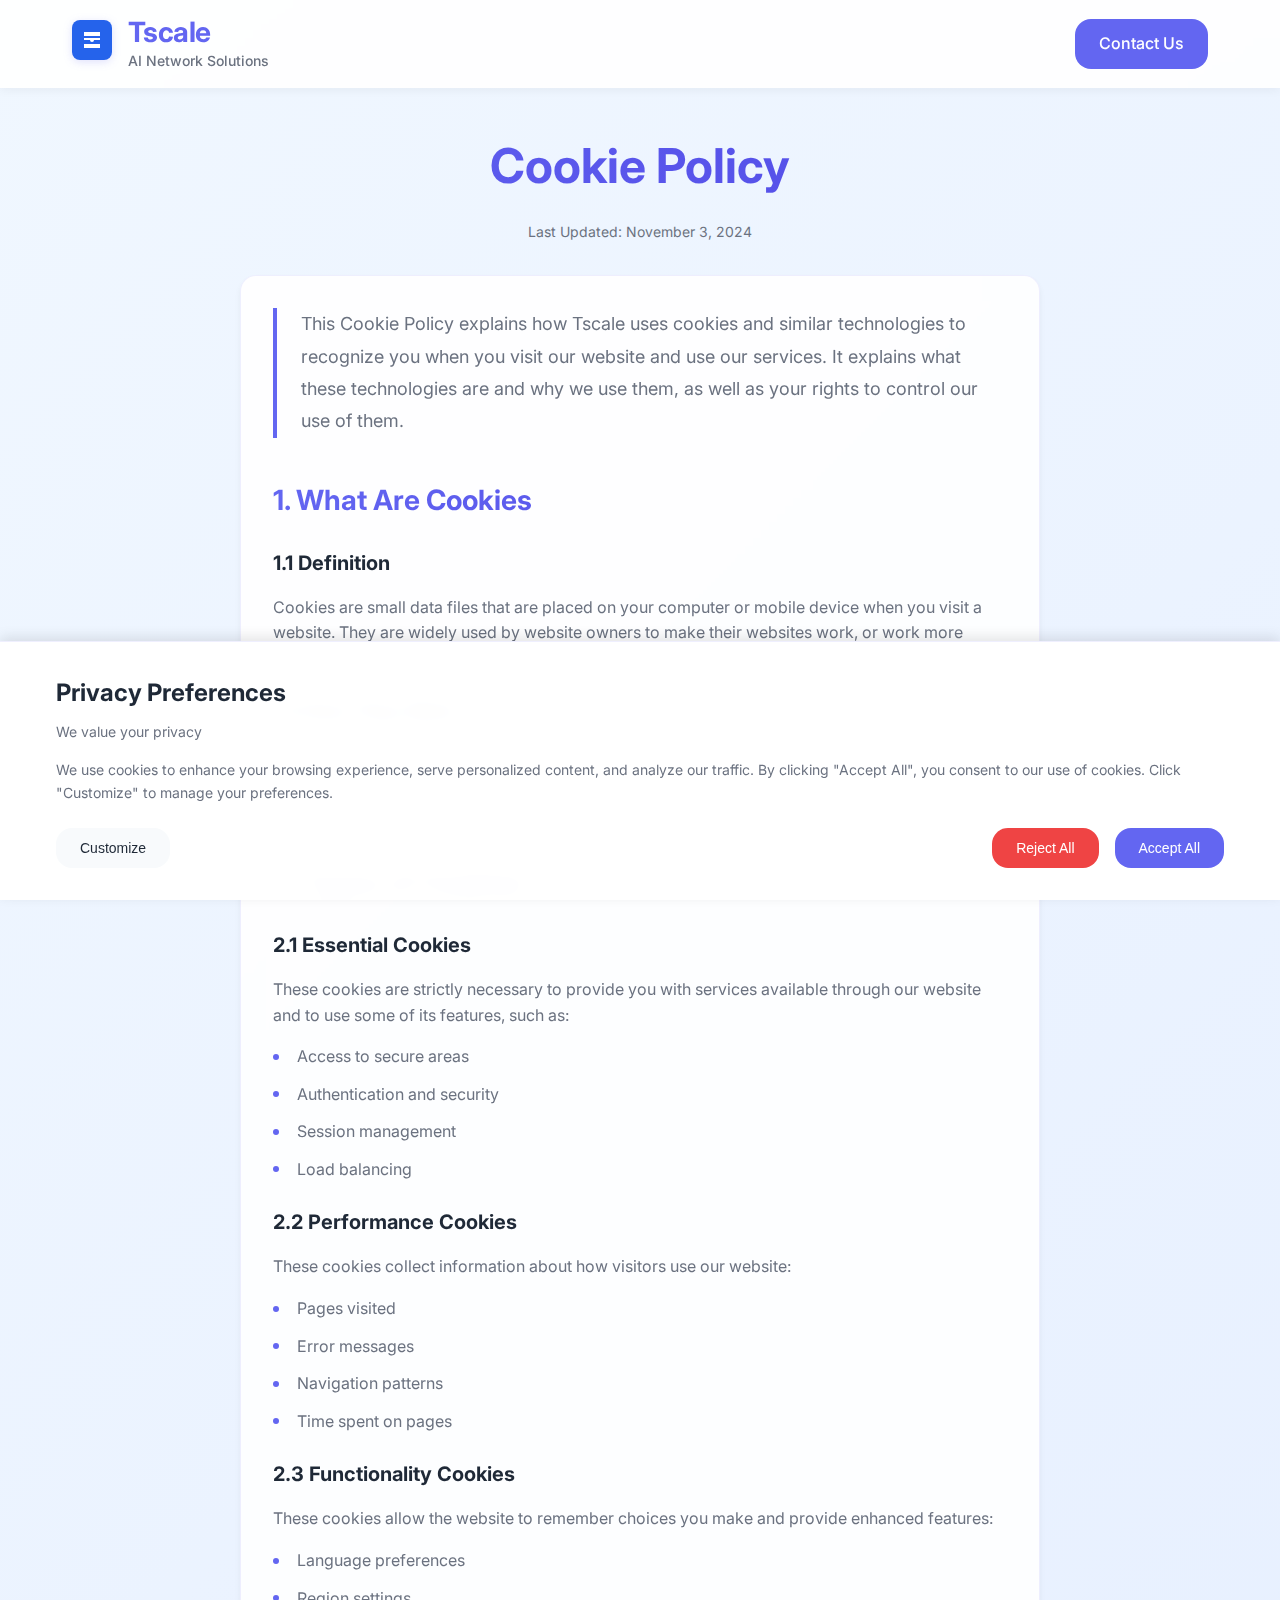
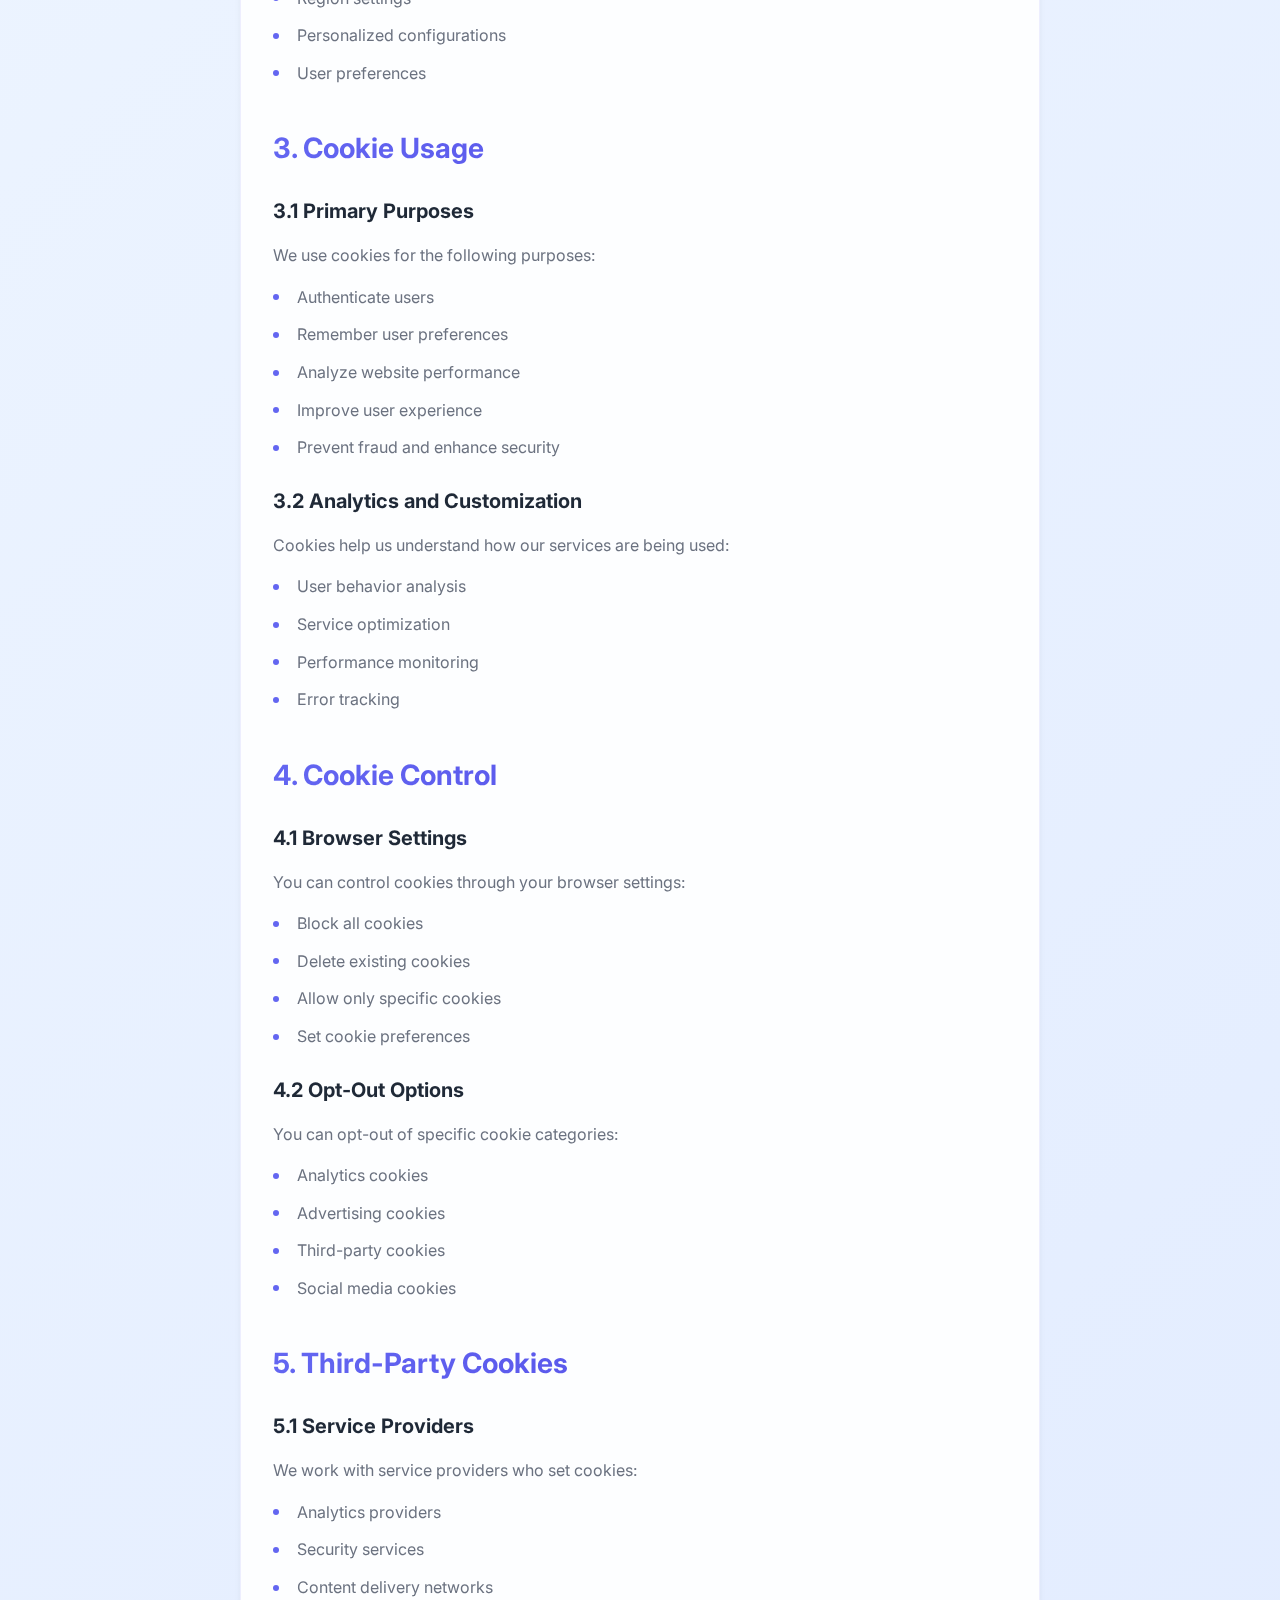
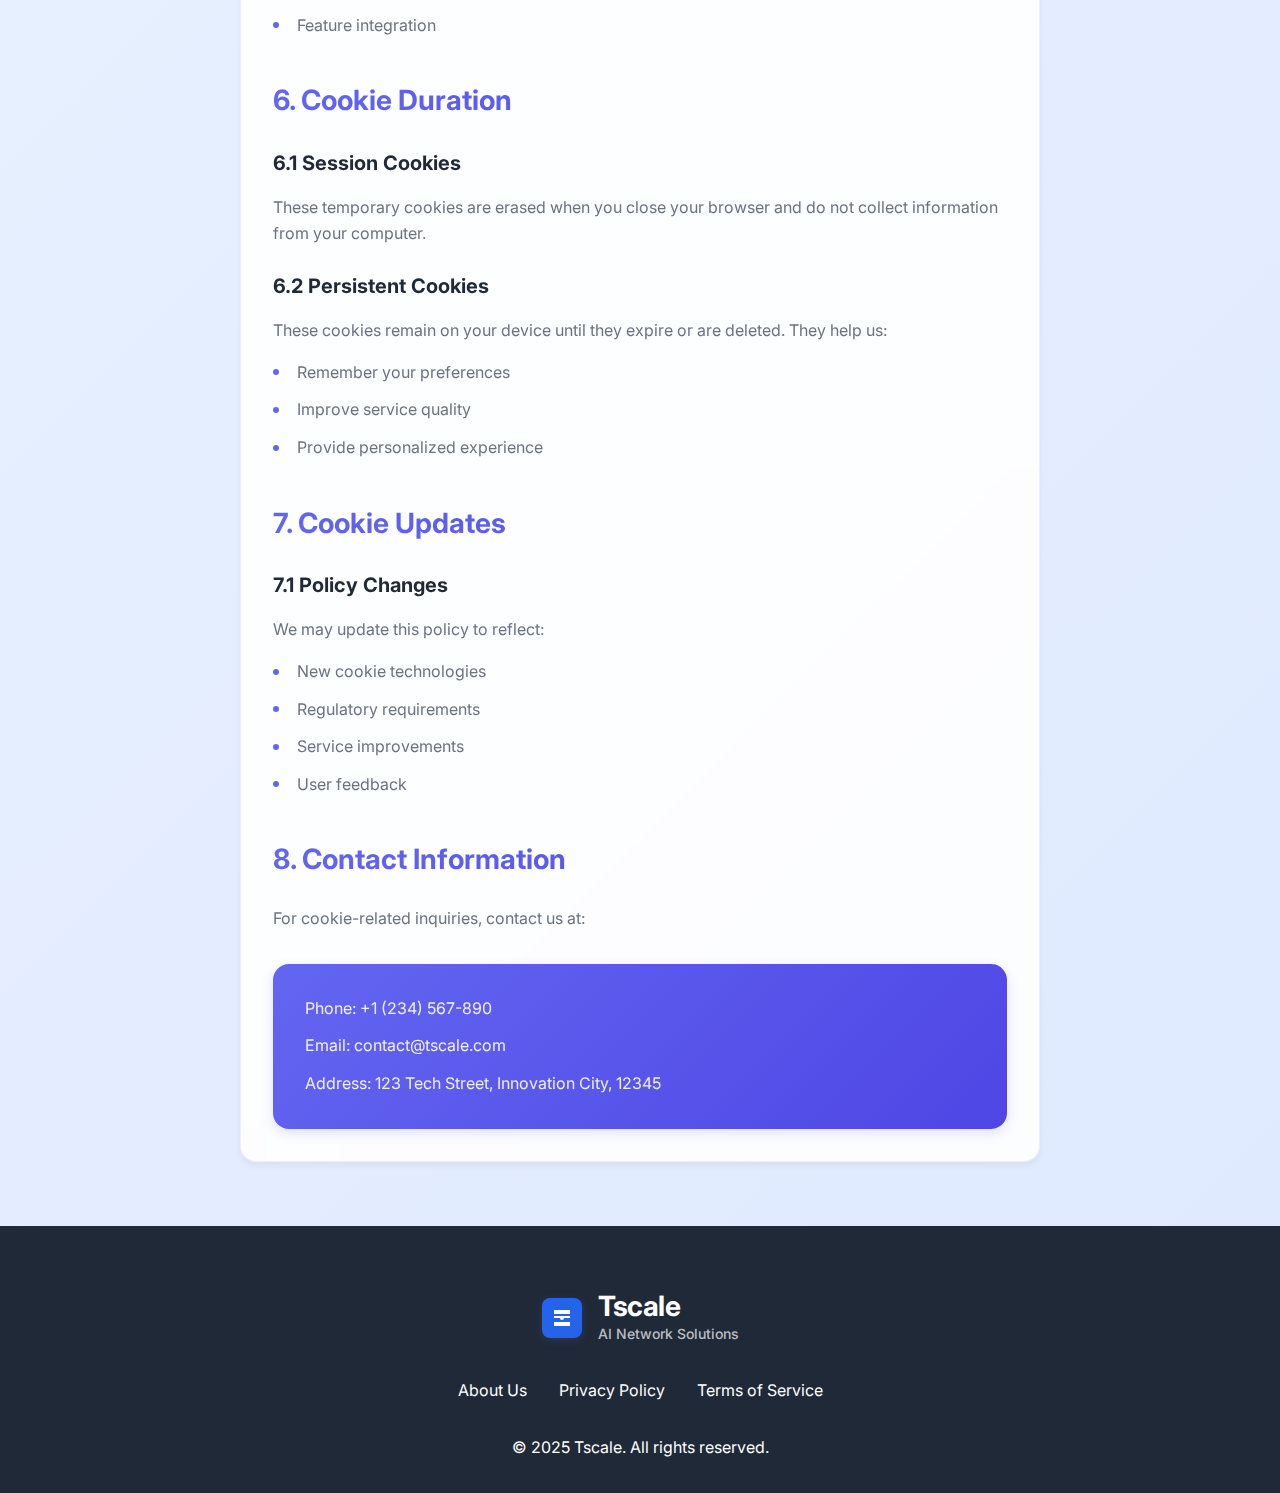
<file: cookies.html>
<!DOCTYPE html>
<html lang="en">
<head>
    <meta charset="UTF-8">
    <meta name="viewport" content="width=device-width, initial-scale=1.0">
    <title>Cookie Policy - Tscale</title>
    <link rel="stylesheet" href="style.css">
    <link rel="stylesheet" href="https://fonts.googleapis.com/css2?family=Inter:wght@400;500;600;700&display=swap">
</head>
<body>
    <!-- Header -->
    <header class="header">
        <div class="container">
            <div class="header-content">
                <div class="logo-container">
                    <a href="index.html">
                        <img src="assets/logo.svg" alt="Tscale Logo" class="logo">
                    </a>
                    <div class="brand-wrapper">
                        <span class="brand-name">Tscale</span>
                        <span class="brand-tagline">AI Network Solutions</span>
                    </div>
                </div>
                <a href="index.html#contact" class="cta-button">Contact Us</a>
            </div>
        </div>
    </header>

    <!-- Cookie Policy Content -->
    <section class="legal-content">
        <div class="container">
            <h1>Cookie Policy</h1>
            <p class="last-updated">Last Updated: November 3, 2024</p>
            <div class="legal-text">
                <p class="policy-intro">This Cookie Policy explains how Tscale uses cookies and similar technologies to recognize you when you visit our website and use our services. It explains what these technologies are and why we use them, as well as your rights to control our use of them.</p>

                <h2>1. What Are Cookies</h2>
                <h3>1.1 Definition</h3>
                <p>Cookies are small data files that are placed on your computer or mobile device when you visit a website. They are widely used by website owners to make their websites work, or work more efficiently, as well as to provide reporting information.</p>

                <h3>1.2 How They Work</h3>
                <p>Cookies set by the website owner (in this case, Tscale) are called "first-party cookies". Cookies set by parties other than the website owner are called "third-party cookies". Third-party cookies enable third-party features or functionality to be provided on or through the website.</p>

                <h2>2. Types of Cookies</h2>
                <h3>2.1 Essential Cookies</h3>
                <p>These cookies are strictly necessary to provide you with services available through our website and to use some of its features, such as:</p>
                <ul>
                    <li>Access to secure areas</li>
                    <li>Authentication and security</li>
                    <li>Session management</li>
                    <li>Load balancing</li>
                </ul>

                <h3>2.2 Performance Cookies</h3>
                <p>These cookies collect information about how visitors use our website:</p>
                <ul>
                    <li>Pages visited</li>
                    <li>Error messages</li>
                    <li>Navigation patterns</li>
                    <li>Time spent on pages</li>
                </ul>

                <h3>2.3 Functionality Cookies</h3>
                <p>These cookies allow the website to remember choices you make and provide enhanced features:</p>
                <ul>
                    <li>Language preferences</li>
                    <li>Region settings</li>
                    <li>Personalized configurations</li>
                    <li>User preferences</li>
                </ul>

                <h2>3. Cookie Usage</h2>
                <h3>3.1 Primary Purposes</h3>
                <p>We use cookies for the following purposes:</p>
                <ul>
                    <li>Authenticate users</li>
                    <li>Remember user preferences</li>
                    <li>Analyze website performance</li>
                    <li>Improve user experience</li>
                    <li>Prevent fraud and enhance security</li>
                </ul>

                <h3>3.2 Analytics and Customization</h3>
                <p>Cookies help us understand how our services are being used:</p>
                <ul>
                    <li>User behavior analysis</li>
                    <li>Service optimization</li>
                    <li>Performance monitoring</li>
                    <li>Error tracking</li>
                </ul>

                <h2>4. Cookie Control</h2>
                <h3>4.1 Browser Settings</h3>
                <p>You can control cookies through your browser settings:</p>
                <ul>
                    <li>Block all cookies</li>
                    <li>Delete existing cookies</li>
                    <li>Allow only specific cookies</li>
                    <li>Set cookie preferences</li>
                </ul>

                <h3>4.2 Opt-Out Options</h3>
                <p>You can opt-out of specific cookie categories:</p>
                <ul>
                    <li>Analytics cookies</li>
                    <li>Advertising cookies</li>
                    <li>Third-party cookies</li>
                    <li>Social media cookies</li>
                </ul>

                <h2>5. Third-Party Cookies</h2>
                <h3>5.1 Service Providers</h3>
                <p>We work with service providers who set cookies:</p>
                <ul>
                    <li>Analytics providers</li>
                    <li>Security services</li>
                    <li>Content delivery networks</li>
                    <li>Feature integration</li>
                </ul>

                <h2>6. Cookie Duration</h2>
                <h3>6.1 Session Cookies</h3>
                <p>These temporary cookies are erased when you close your browser and do not collect information from your computer.</p>

                <h3>6.2 Persistent Cookies</h3>
                <p>These cookies remain on your device until they expire or are deleted. They help us:</p>
                <ul>
                    <li>Remember your preferences</li>
                    <li>Improve service quality</li>
                    <li>Provide personalized experience</li>
                </ul>

                <h2>7. Cookie Updates</h2>
                <h3>7.1 Policy Changes</h3>
                <p>We may update this policy to reflect:</p>
                <ul>
                    <li>New cookie technologies</li>
                    <li>Regulatory requirements</li>
                    <li>Service improvements</li>
                    <li>User feedback</li>
                </ul>

                <h2>8. Contact Information</h2>
                <p>For cookie-related inquiries, contact us at:</p>
                <div class="contact-details">
                    <p>Phone: +1 (234) 567-890</p>
                    <p>Email: contact@tscale.com</p>
                    <p>Address: 123 Tech Street, Innovation City, 12345</p>
                </div>
            </div>
        </div>
    </section>

    <!-- Footer -->
    <footer class="footer">
        <div class="container">
            <div class="footer-content">
                <div class="footer-logo">
                    <img src="assets/logo.svg" alt="Tscale Logo" class="logo">
                    <div class="brand-wrapper">
                        <span class="brand-name">Tscale</span>
                        <span class="brand-tagline">AI Network Solutions</span>
                    </div>
                </div>
                <div class="footer-links">
                    <a href="about.html">About Us</a>
                    <a href="privacy.html">Privacy Policy</a>
                    <a href="terms.html">Terms of Service</a>
                </div>
                <p>&copy; 2025 Tscale. All rights reserved.</p>
            </div>
        </div>
    </footer>

    <script src="main.js"></script>
</body>
</html>
</file>
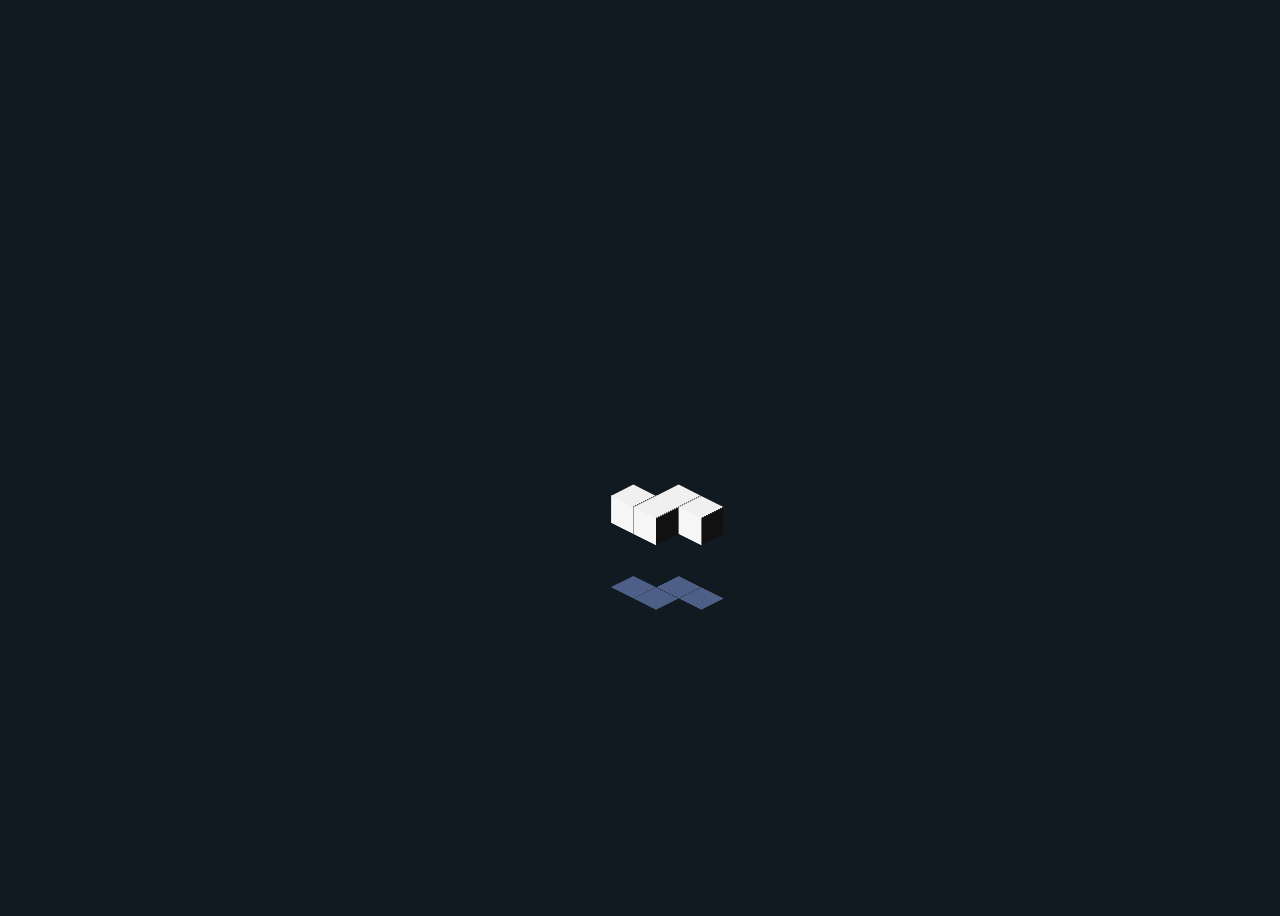
<file: frameLoad.html>
<!DOCTYPE html>
<html lang="en">
<head>
    <meta charset="UTF-8">
    <meta name="viewport" content="width=device-width, initial-scale=1.0">
    <title>Loading...</title>
</head>
<body>
  <div class="boxes w-full">
    <div class="box">
      <div></div>
      <div></div>
      <div></div>
      <div></div>
    </div>
    <div class="box">
      <div></div>
      <div></div>
      <div></div>
      <div></div>
    </div>
    <div class="box">
      <div></div>
      <div></div>
      <div></div>
      <div></div>
    </div>
    <div class="box">
      <div></div>
      <div></div>
      <div></div>
      <div></div>
    </div>
  </div>
</body>
<script>
  customElements.define('ui-loader', class extends HTMLElement {
	constructor() {
		super();
	}
	connectedCallback() {
		this.attachShadow({ mode: 'open' });
		this.shadowRoot.innerHTML = template;
	}
});
</script>
<style>

*,
*:after,
*:before {
	box-sizing: border-box;
}

body {
	display: grid;
	place-items: center;
	min-height: 100vh;
	background: hsla(208, 29%, 10%);
    overflow: hidden;
    animation: fadeIn 2s forwards; 
}
@keyframes fadeIn {
	0% {
		background: hsla(208, 29%, 10%, 1); 
	}
	100% {
		background: hsla(208, 29%, 10%, 0); 
	}
}
.boxes {
  height: 32px;
  width: 32px;
  position: absolute;
  -webkit-transform-style: preserve-3d;
  transform-style: preserve-3d;
  -webkit-transform-origin: 50% 50%;
  transform-origin: 50% 50%;
  margin-top: 32px;
  -webkit-transform: rotateX(60deg) rotateZ(45deg) rotateY(0deg) translateZ(0px);
  transform: rotateX(60deg) rotateZ(45deg) rotateY(0deg) translateZ(0px);
  left: 50%;
  top: 50%;
}

.boxes .box {
  width: 32px;
  height: 32px;
  top: 0px;
  left: 0;
  position: absolute;
  -webkit-transform-style: preserve-3d;
  transform-style: preserve-3d;
}

.boxes .box:nth-child(1) {
  -webkit-transform: translate(100%, 0);
  transform: translate(100%, 0);
  -webkit-animation: box1 1s linear infinite;
  animation: box1 1s linear infinite;
}

.boxes .box:nth-child(2) {
  -webkit-transform: translate(0, 100%);
  transform: translate(0, 100%);
  -webkit-animation: box2 1s linear infinite;
  animation: box2 1s linear infinite;
}

.boxes .box:nth-child(3) {
  -webkit-transform: translate(100%, 100%);
  transform: translate(100%, 100%);
  -webkit-animation: box3 1s linear infinite;
  animation: box3 1s linear infinite;
}

.boxes .box:nth-child(4) {
  -webkit-transform: translate(200%, 0);
  transform: translate(200%, 0);
  -webkit-animation: box4 1s linear infinite;
  animation: box4 1s linear infinite;
}

.boxes .box > div {
  background: #5c8df6;
  --translateZ: 15.5px;
  --rotateY: 0deg;
  --rotateX: 0deg;
  position: absolute;
  width: 100%;
  height: 100%;
  background: #5c8df6;
  top: auto;
  right: auto;
  bottom: auto;
  left: auto;
  -webkit-transform: rotateY(var(--rotateY)) rotateX(var(--rotateX))
    translateZ(var(--translateZ));
  transform: rotateY(var(--rotateY)) rotateX(var(--rotateX)) translateZ(var(--translateZ));
}

.boxes .box > div:nth-child(1) {
  top: 0;
  left: 0;
  background: #f0f0f1;
}

.boxes .box > div:nth-child(2) {
  background: #111111;
  right: 0;
  --rotateY: 90deg;
}

.boxes .box > div:nth-child(3) {
  background: #f6f6f6;
  --rotateX: -90deg;
}

.boxes .box > div:nth-child(4) {
  background: #4d5f86;
  top: 0;
  left: 0;
  --translateZ: -90px;
}

@keyframes box1 {
  0%,
  50% {
    transform: translate(100%, 0);
  }

  100% {
    transform: translate(200%, 0);
  }
}

@keyframes box2 {
  0% {
    transform: translate(0, 100%);
  }

  50% {
    transform: translate(0, 0);
  }

  100% {
    transform: translate(100%, 0);
  }
}

@keyframes box3 {
  0%,
  50% {
    transform: translate(100%, 100%);
  }

  100% {
    transform: translate(0, 100%);
  }
}

@keyframes box4 {
  0% {
    transform: translate(200%, 0);
  }

  50% {
    transform: translate(200%, 100%);
  }

  100% {
    transform: translate(100%, 100%);
  }
}
</style>
</html>
</file>
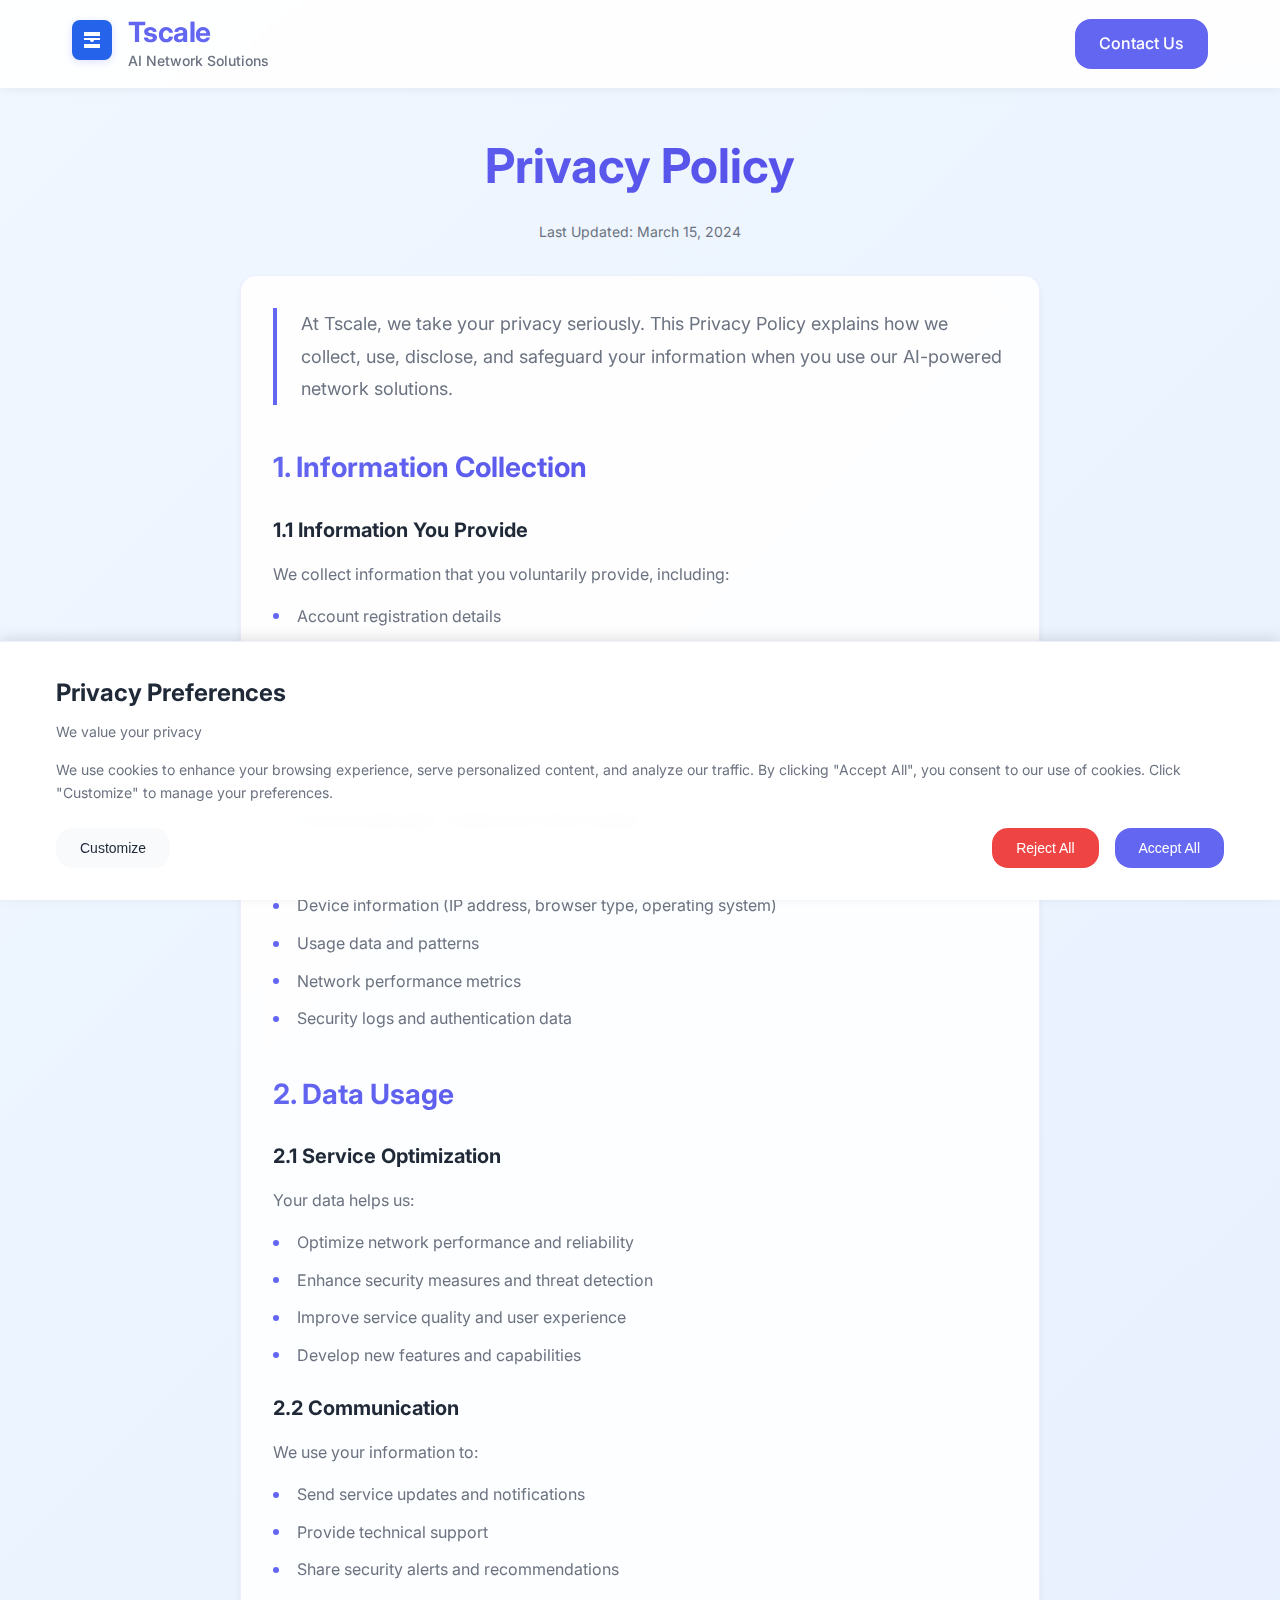
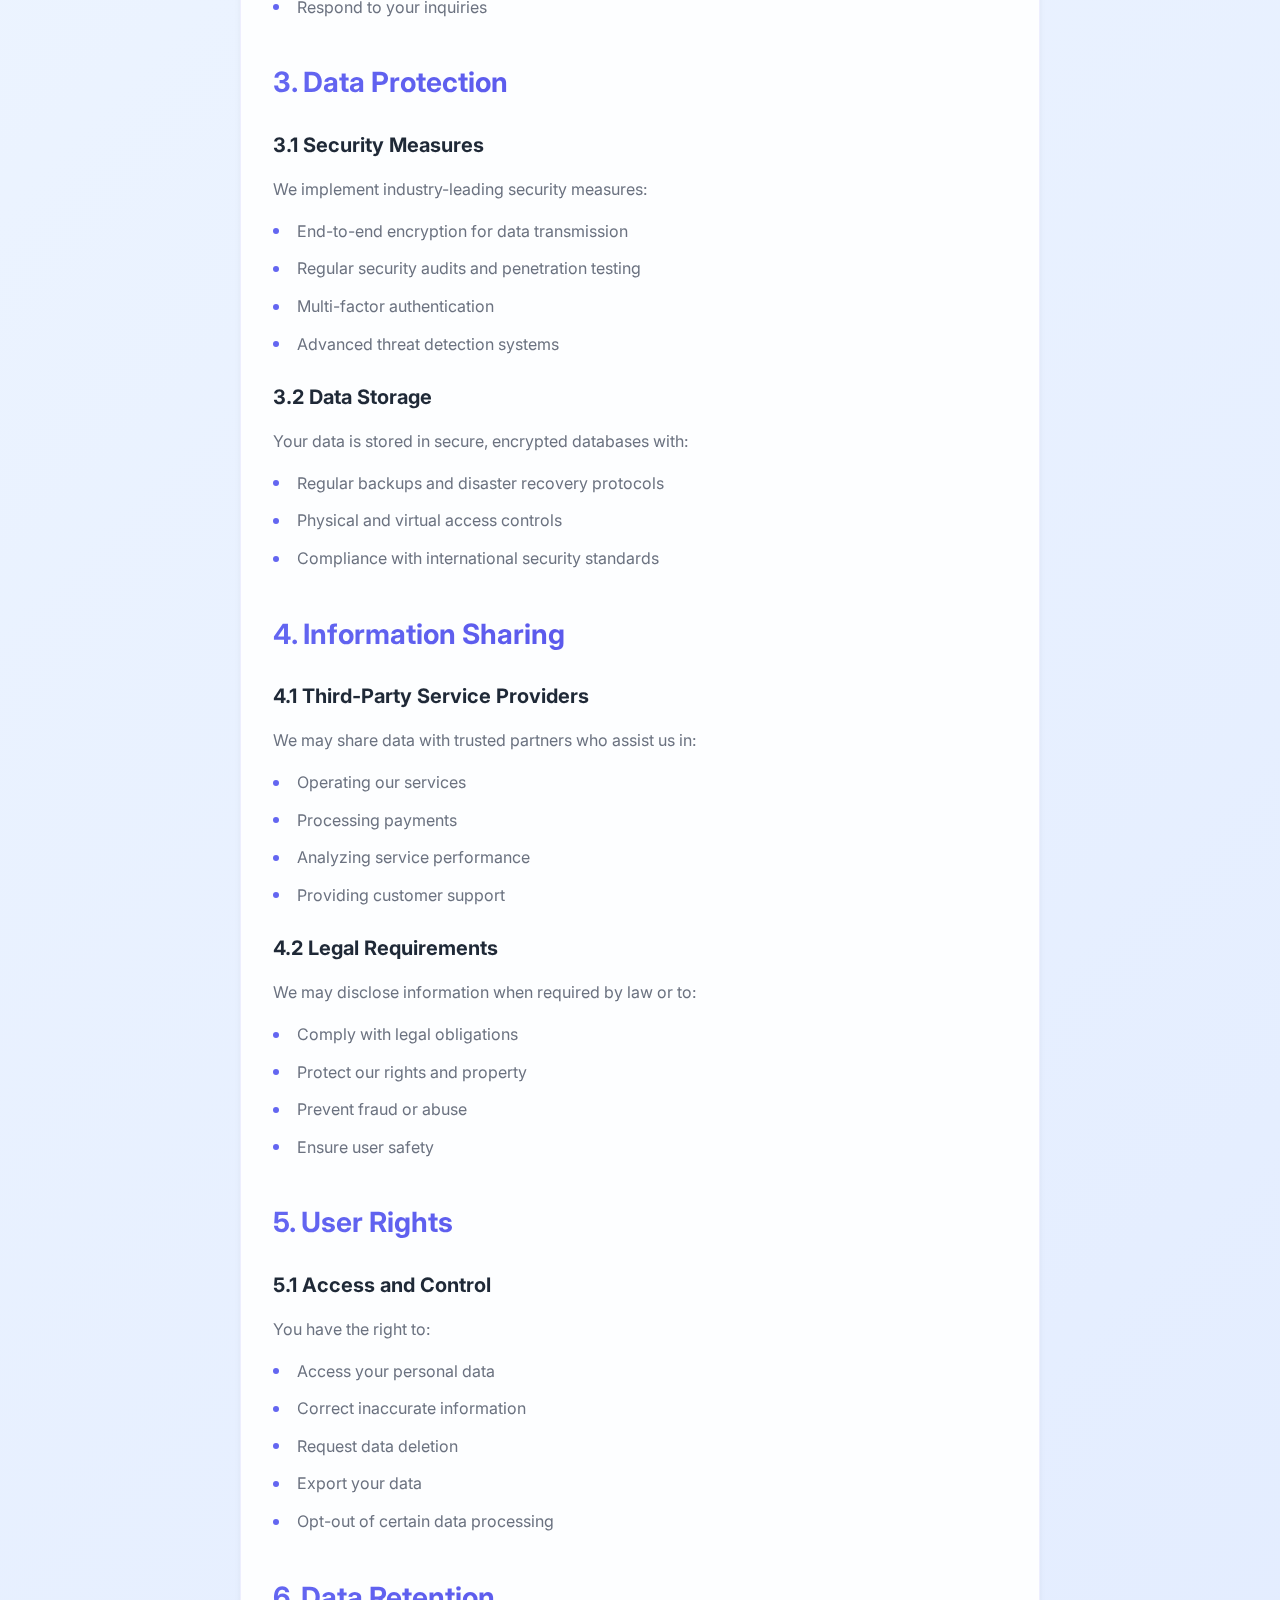
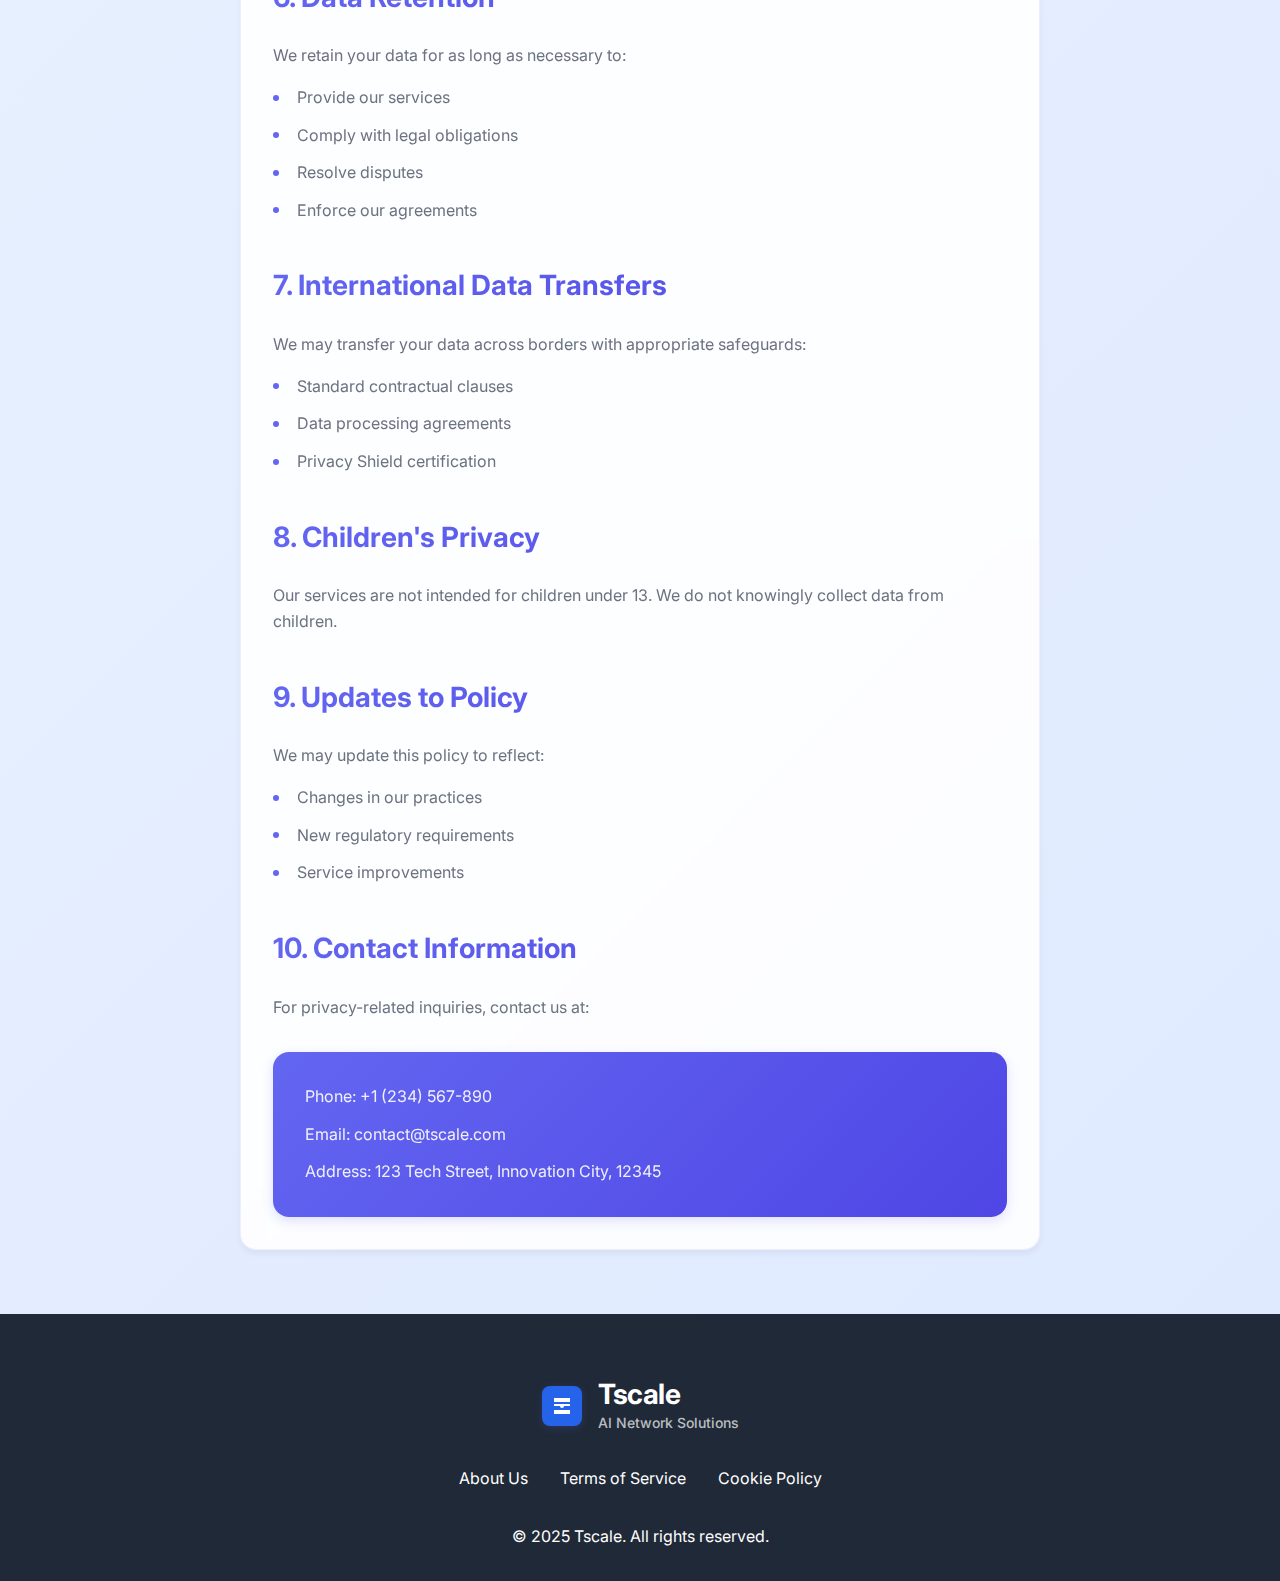
<file: privacy.html>
<!DOCTYPE html>
<html lang="en">
<head>
    <meta charset="UTF-8">
    <meta name="viewport" content="width=device-width, initial-scale=1.0">
    <title>Privacy Policy - Tscale</title>
    <link rel="stylesheet" href="style.css">
    <link rel="stylesheet" href="https://fonts.googleapis.com/css2?family=Inter:wght@400;500;600;700&display=swap">
</head>
<body>
    <!-- Header -->
    <header class="header">
        <div class="container">
            <div class="header-content">
                <div class="logo-container">
                    <a href="index.html">
                        <img src="assets/logo.svg" alt="Tscale Logo" class="logo">
                    </a>
                    <div class="brand-wrapper">
                        <span class="brand-name">Tscale</span>
                        <span class="brand-tagline">AI Network Solutions</span>
                    </div>
                </div>
                <a href="index.html#contact" class="cta-button">Contact Us</a>
            </div>
        </div>
    </header>

    <!-- Privacy Policy Content -->
    <section class="legal-content">
        <div class="container">
            <h1>Privacy Policy</h1>
            <p class="last-updated">Last Updated: March 15, 2024</p>
            <div class="legal-text">
                <p class="policy-intro">At Tscale, we take your privacy seriously. This Privacy Policy explains how we collect, use, disclose, and safeguard your information when you use our AI-powered network solutions.</p>

                <h2>1. Information Collection</h2>
                <h3>1.1 Information You Provide</h3>
                <p>We collect information that you voluntarily provide, including:</p>
                <ul>
                    <li>Account registration details</li>
                    <li>Profile information</li>
                    <li>Payment information</li>
                    <li>Communication preferences</li>
                    <li>Customer support interactions</li>
                </ul>

                <h3>1.2 Automatically Collected Information</h3>
                <p>We automatically collect certain information when you use our services:</p>
                <ul>
                    <li>Device information (IP address, browser type, operating system)</li>
                    <li>Usage data and patterns</li>
                    <li>Network performance metrics</li>
                    <li>Security logs and authentication data</li>
                </ul>

                <h2>2. Data Usage</h2>
                <h3>2.1 Service Optimization</h3>
                <p>Your data helps us:</p>
                <ul>
                    <li>Optimize network performance and reliability</li>
                    <li>Enhance security measures and threat detection</li>
                    <li>Improve service quality and user experience</li>
                    <li>Develop new features and capabilities</li>
                </ul>

                <h3>2.2 Communication</h3>
                <p>We use your information to:</p>
                <ul>
                    <li>Send service updates and notifications</li>
                    <li>Provide technical support</li>
                    <li>Share security alerts and recommendations</li>
                    <li>Respond to your inquiries</li>
                </ul>

                <h2>3. Data Protection</h2>
                <h3>3.1 Security Measures</h3>
                <p>We implement industry-leading security measures:</p>
                <ul>
                    <li>End-to-end encryption for data transmission</li>
                    <li>Regular security audits and penetration testing</li>
                    <li>Multi-factor authentication</li>
                    <li>Advanced threat detection systems</li>
                </ul>

                <h3>3.2 Data Storage</h3>
                <p>Your data is stored in secure, encrypted databases with:</p>
                <ul>
                    <li>Regular backups and disaster recovery protocols</li>
                    <li>Physical and virtual access controls</li>
                    <li>Compliance with international security standards</li>
                </ul>

                <h2>4. Information Sharing</h2>
                <h3>4.1 Third-Party Service Providers</h3>
                <p>We may share data with trusted partners who assist us in:</p>
                <ul>
                    <li>Operating our services</li>
                    <li>Processing payments</li>
                    <li>Analyzing service performance</li>
                    <li>Providing customer support</li>
                </ul>

                <h3>4.2 Legal Requirements</h3>
                <p>We may disclose information when required by law or to:</p>
                <ul>
                    <li>Comply with legal obligations</li>
                    <li>Protect our rights and property</li>
                    <li>Prevent fraud or abuse</li>
                    <li>Ensure user safety</li>
                </ul>

                <h2>5. User Rights</h2>
                <h3>5.1 Access and Control</h3>
                <p>You have the right to:</p>
                <ul>
                    <li>Access your personal data</li>
                    <li>Correct inaccurate information</li>
                    <li>Request data deletion</li>
                    <li>Export your data</li>
                    <li>Opt-out of certain data processing</li>
                </ul>

                <h2>6. Data Retention</h2>
                <p>We retain your data for as long as necessary to:</p>
                <ul>
                    <li>Provide our services</li>
                    <li>Comply with legal obligations</li>
                    <li>Resolve disputes</li>
                    <li>Enforce our agreements</li>
                </ul>

                <h2>7. International Data Transfers</h2>
                <p>We may transfer your data across borders with appropriate safeguards:</p>
                <ul>
                    <li>Standard contractual clauses</li>
                    <li>Data processing agreements</li>
                    <li>Privacy Shield certification</li>
                </ul>

                <h2>8. Children's Privacy</h2>
                <p>Our services are not intended for children under 13. We do not knowingly collect data from children.</p>

                <h2>9. Updates to Policy</h2>
                <p>We may update this policy to reflect:</p>
                <ul>
                    <li>Changes in our practices</li>
                    <li>New regulatory requirements</li>
                    <li>Service improvements</li>
                </ul>

                <h2>10. Contact Information</h2>
                <p>For privacy-related inquiries, contact us at:</p>
                <div class="contact-details">
                    <p>Phone: +1 (234) 567-890</p>
                    <p>Email: contact@tscale.com</p>
                    <p>Address: 123 Tech Street, Innovation City, 12345</p>
                </div>
            </div>
        </div>
    </section>

    <!-- Footer -->
    <footer class="footer">
        <div class="container">
            <div class="footer-content">
                <div class="footer-logo">
                    <img src="assets/logo.svg" alt="Tscale Logo" class="logo">
                    <div class="brand-wrapper">
                        <span class="brand-name">Tscale</span>
                        <span class="brand-tagline">AI Network Solutions</span>
                    </div>
                </div>
                <div class="footer-links">
                    <a href="about.html">About Us</a>
                    <a href="terms.html">Terms of Service</a>
                    <a href="cookies.html">Cookie Policy</a>
                </div>
                <p>&copy; 2025 Tscale. All rights reserved.</p>
            </div>
        </div>
    </footer>

    <script src="main.js"></script>
</body>
</html>
</file>
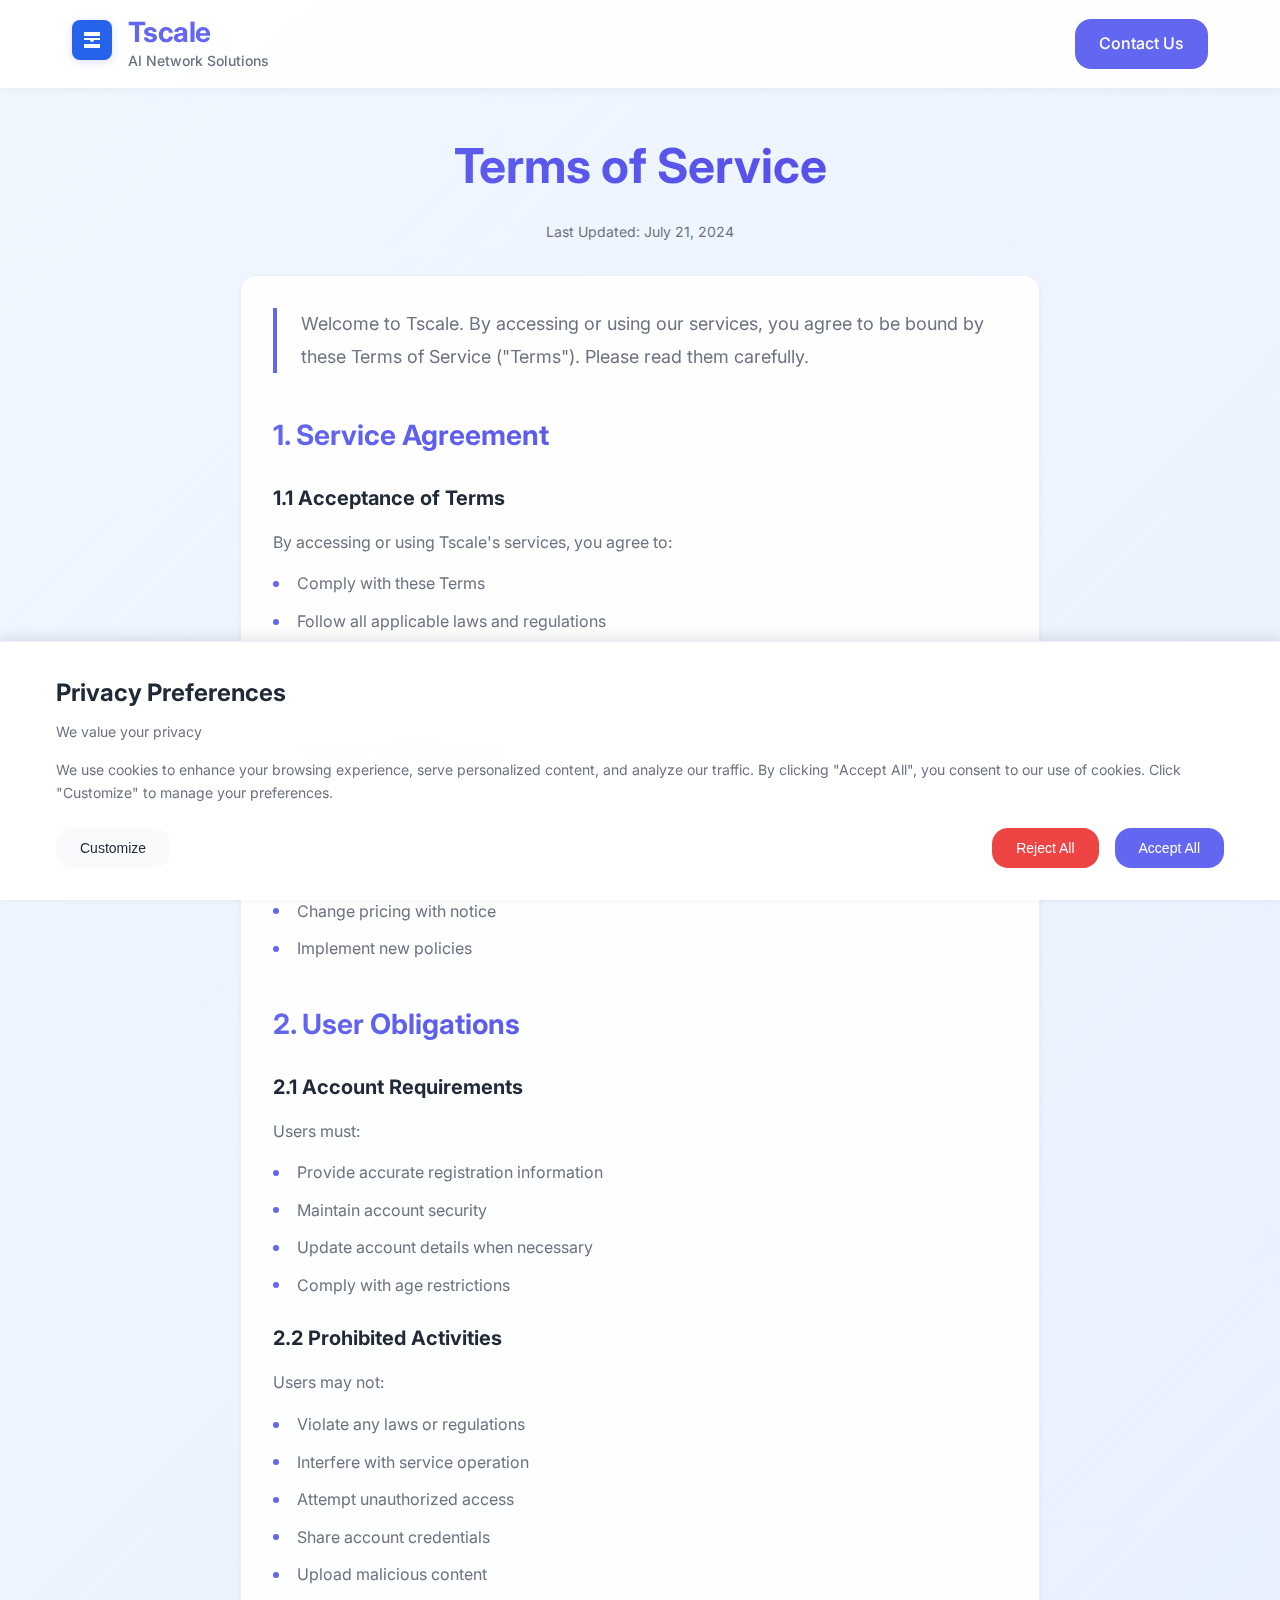
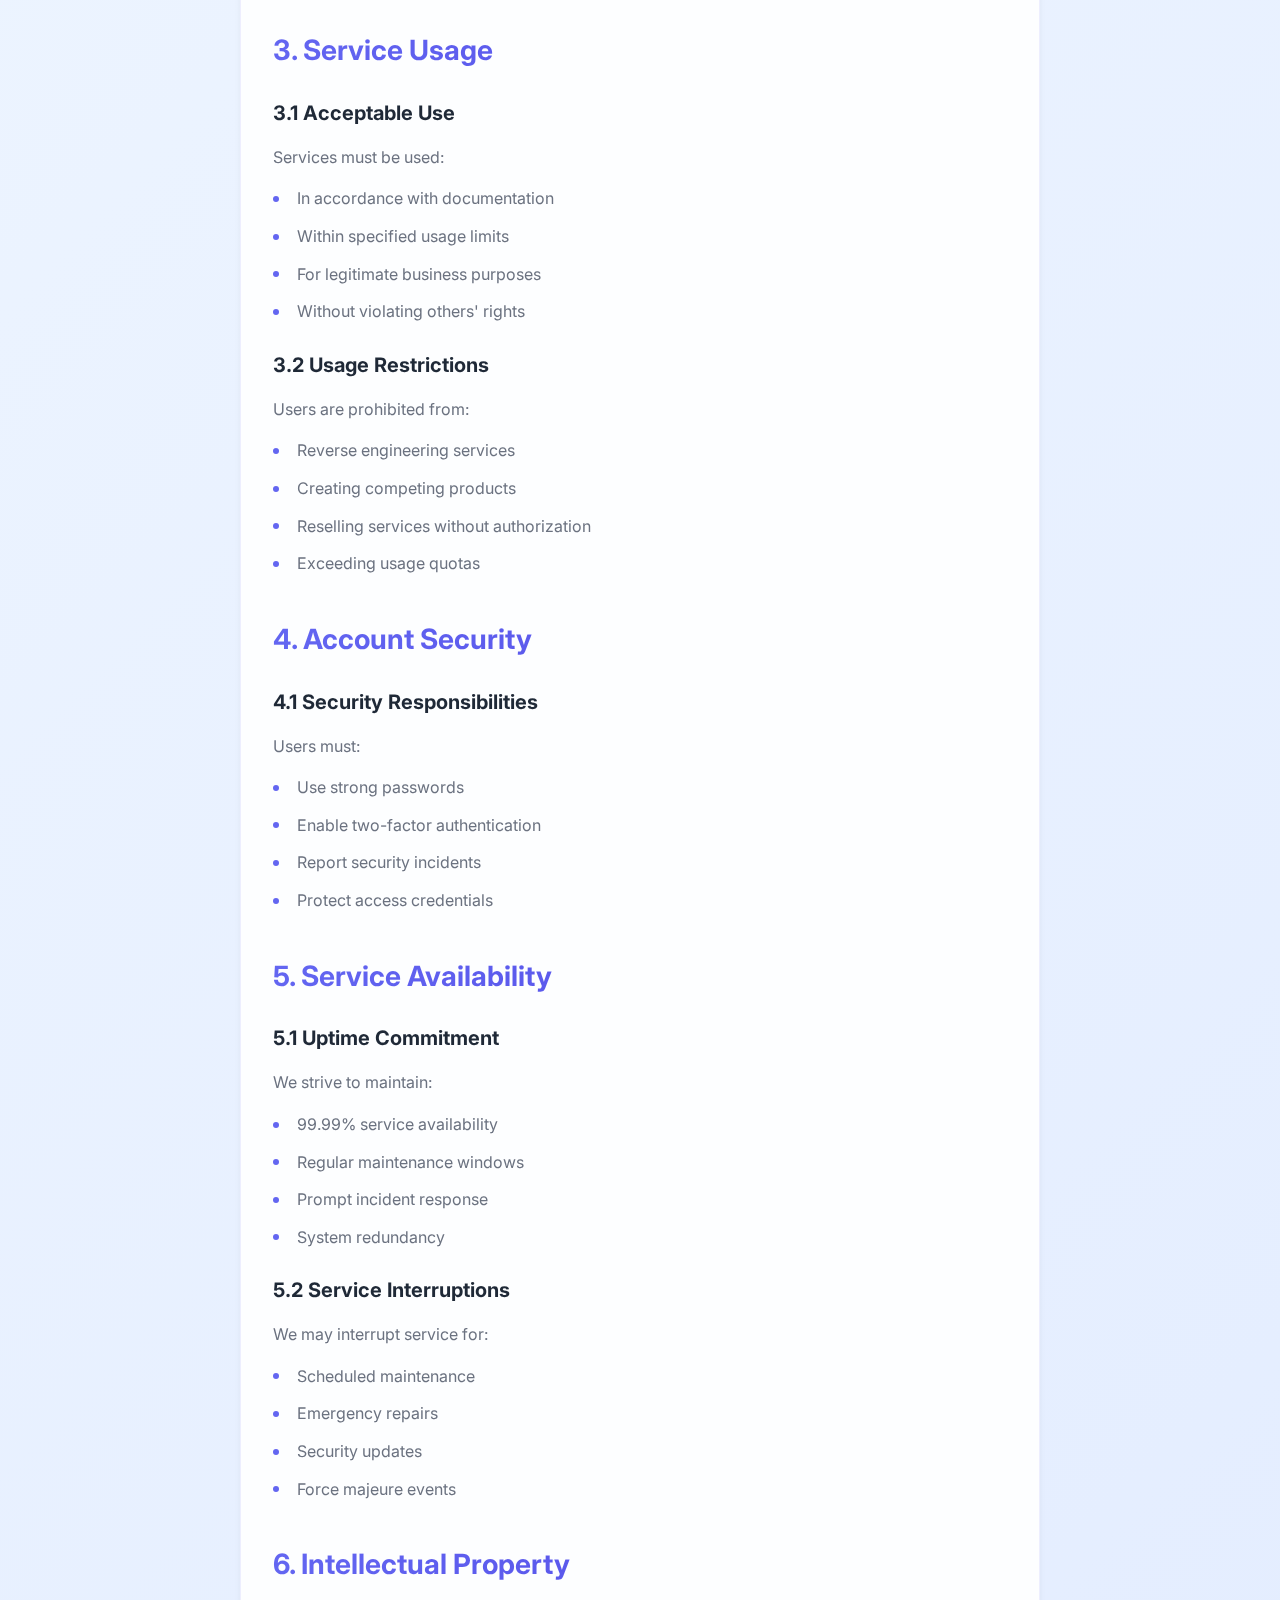
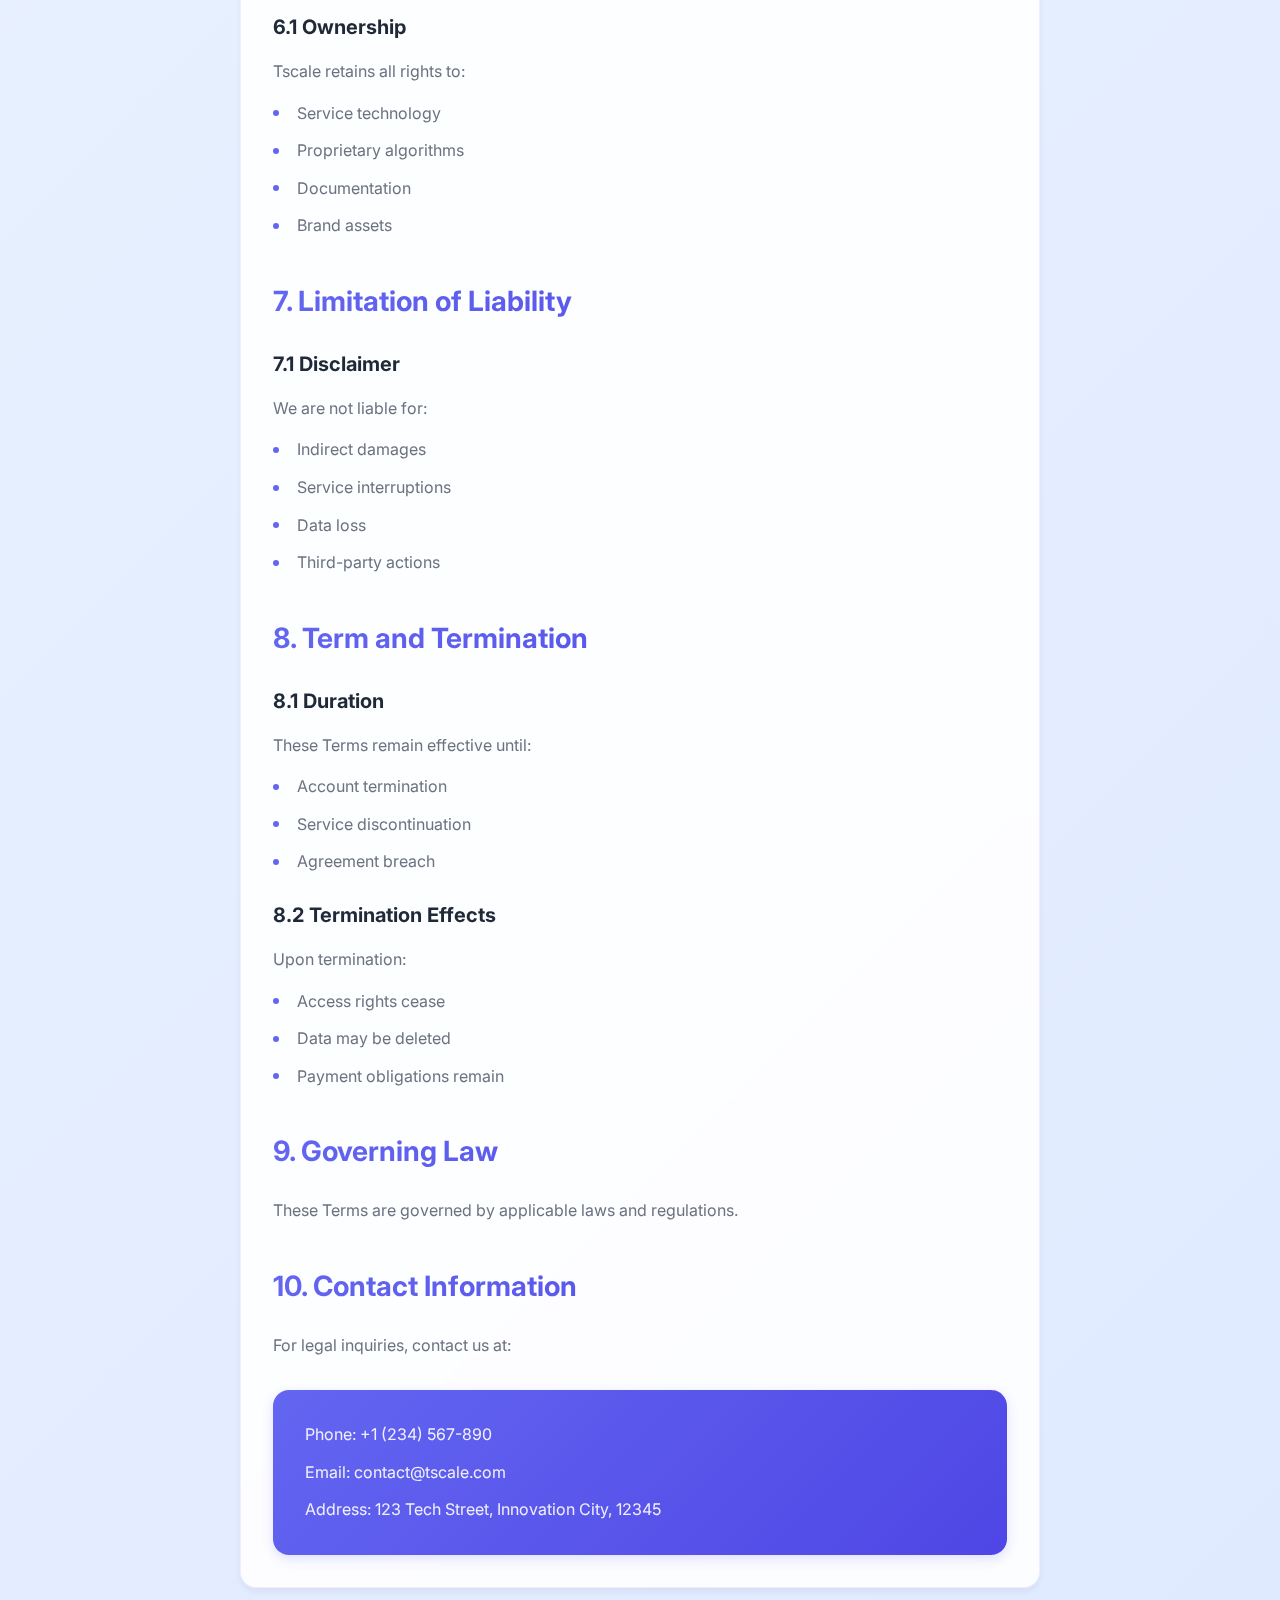
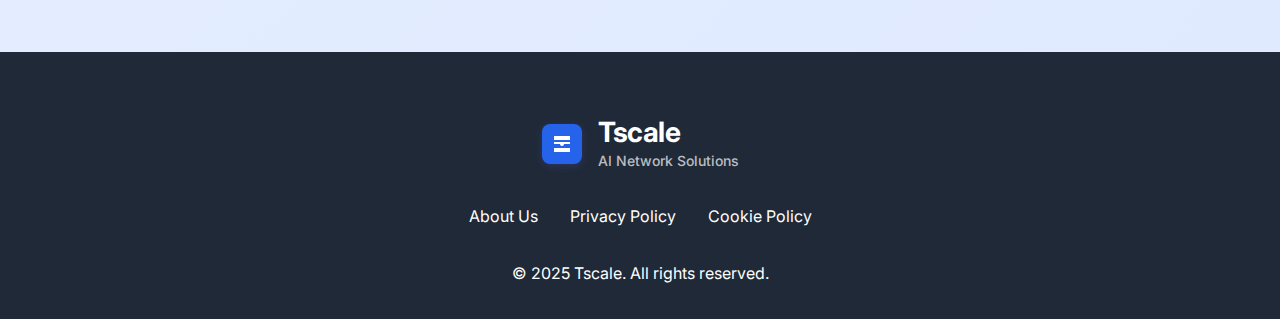
<file: terms.html>
<!DOCTYPE html>
<html lang="en">
<head>
    <meta charset="UTF-8">
    <meta name="viewport" content="width=device-width, initial-scale=1.0">
    <title>Terms of Service - Tscale</title>
    <link rel="stylesheet" href="style.css">
    <link rel="stylesheet" href="https://fonts.googleapis.com/css2?family=Inter:wght@400;500;600;700&display=swap">
</head>
<body>
    <!-- Header -->
    <header class="header">
        <div class="container">
            <div class="header-content">
                <div class="logo-container">
                    <a href="index.html">
                        <img src="assets/logo.svg" alt="Tscale Logo" class="logo">
                    </a>
                    <div class="brand-wrapper">
                        <span class="brand-name">Tscale</span>
                        <span class="brand-tagline">AI Network Solutions</span>
                    </div>
                </div>
                <a href="index.html#contact" class="cta-button">Contact Us</a>
            </div>
        </div>
    </header>

    <!-- Terms of Service Content -->
    <section class="legal-content">
        <div class="container">
            <h1>Terms of Service</h1>
            <p class="last-updated">Last Updated: July 21, 2024</p>
            <div class="legal-text">
                <p class="terms-intro">Welcome to Tscale. By accessing or using our services, you agree to be bound by these Terms of Service ("Terms"). Please read them carefully.</p>

                <h2>1. Service Agreement</h2>
                <h3>1.1 Acceptance of Terms</h3>
                <p>By accessing or using Tscale's services, you agree to:</p>
                <ul>
                    <li>Comply with these Terms</li>
                    <li>Follow all applicable laws and regulations</li>
                    <li>Maintain accurate account information</li>
                    <li>Use services as intended</li>
                </ul>

                <h3>1.2 Service Modifications</h3>
                <p>We reserve the right to:</p>
                <ul>
                    <li>Modify or discontinue services</li>
                    <li>Update features and functionality</li>
                    <li>Change pricing with notice</li>
                    <li>Implement new policies</li>
                </ul>

                <h2>2. User Obligations</h2>
                <h3>2.1 Account Requirements</h3>
                <p>Users must:</p>
                <ul>
                    <li>Provide accurate registration information</li>
                    <li>Maintain account security</li>
                    <li>Update account details when necessary</li>
                    <li>Comply with age restrictions</li>
                </ul>

                <h3>2.2 Prohibited Activities</h3>
                <p>Users may not:</p>
                <ul>
                    <li>Violate any laws or regulations</li>
                    <li>Interfere with service operation</li>
                    <li>Attempt unauthorized access</li>
                    <li>Share account credentials</li>
                    <li>Upload malicious content</li>
                </ul>

                <h2>3. Service Usage</h2>
                <h3>3.1 Acceptable Use</h3>
                <p>Services must be used:</p>
                <ul>
                    <li>In accordance with documentation</li>
                    <li>Within specified usage limits</li>
                    <li>For legitimate business purposes</li>
                    <li>Without violating others' rights</li>
                </ul>

                <h3>3.2 Usage Restrictions</h3>
                <p>Users are prohibited from:</p>
                <ul>
                    <li>Reverse engineering services</li>
                    <li>Creating competing products</li>
                    <li>Reselling services without authorization</li>
                    <li>Exceeding usage quotas</li>
                </ul>

                <h2>4. Account Security</h2>
                <h3>4.1 Security Responsibilities</h3>
                <p>Users must:</p>
                <ul>
                    <li>Use strong passwords</li>
                    <li>Enable two-factor authentication</li>
                    <li>Report security incidents</li>
                    <li>Protect access credentials</li>
                </ul>

                <h2>5. Service Availability</h2>
                <h3>5.1 Uptime Commitment</h3>
                <p>We strive to maintain:</p>
                <ul>
                    <li>99.99% service availability</li>
                    <li>Regular maintenance windows</li>
                    <li>Prompt incident response</li>
                    <li>System redundancy</li>
                </ul>

                <h3>5.2 Service Interruptions</h3>
                <p>We may interrupt service for:</p>
                <ul>
                    <li>Scheduled maintenance</li>
                    <li>Emergency repairs</li>
                    <li>Security updates</li>
                    <li>Force majeure events</li>
                </ul>

                <h2>6. Intellectual Property</h2>
                <h3>6.1 Ownership</h3>
                <p>Tscale retains all rights to:</p>
                <ul>
                    <li>Service technology</li>
                    <li>Proprietary algorithms</li>
                    <li>Documentation</li>
                    <li>Brand assets</li>
                </ul>

                <h2>7. Limitation of Liability</h2>
                <h3>7.1 Disclaimer</h3>
                <p>We are not liable for:</p>
                <ul>
                    <li>Indirect damages</li>
                    <li>Service interruptions</li>
                    <li>Data loss</li>
                    <li>Third-party actions</li>
                </ul>

                <h2>8. Term and Termination</h2>
                <h3>8.1 Duration</h3>
                <p>These Terms remain effective until:</p>
                <ul>
                    <li>Account termination</li>
                    <li>Service discontinuation</li>
                    <li>Agreement breach</li>
                </ul>

                <h3>8.2 Termination Effects</h3>
                <p>Upon termination:</p>
                <ul>
                    <li>Access rights cease</li>
                    <li>Data may be deleted</li>
                    <li>Payment obligations remain</li>
                </ul>

                <h2>9. Governing Law</h2>
                <p>These Terms are governed by applicable laws and regulations.</p>

                <h2>10. Contact Information</h2>
                <p>For legal inquiries, contact us at:</p>
                <div class="contact-details">
                    <p>Phone: +1 (234) 567-890</p>
                    <p>Email: contact@tscale.com</p>
                    <p>Address: 123 Tech Street, Innovation City, 12345</p>
                </div>
            </div>
        </div>
    </section>

    <!-- Footer -->
    <footer class="footer">
        <div class="container">
            <div class="footer-content">
                <div class="footer-logo">
                    <img src="assets/logo.svg" alt="Tscale Logo" class="logo">
                    <div class="brand-wrapper">
                        <span class="brand-name">Tscale</span>
                        <span class="brand-tagline">AI Network Solutions</span>
                    </div>
                </div>
                <div class="footer-links">
                    <a href="about.html">About Us</a>
                    <a href="privacy.html">Privacy Policy</a>
                    <a href="cookies.html">Cookie Policy</a>
                </div>
                <p>&copy; 2025 Tscale. All rights reserved.</p>
            </div>
        </div>
    </footer>

    <script src="main.js"></script>
</body>
</html>
</file>
<file: style.css>
:root {
    --primary-color: #6366f1;
    --secondary-color: #4f46e5;
    --text-color: #1f2937;
    --light-text: #6b7280;
    --background: #ffffff;
    --section-bg: #f8fafc;
    --spacing: 2rem;
    --border-radius: 1rem;
    --transition: all 0.3s ease;
}

* {
    margin: 0;
    padding: 0;
    box-sizing: border-box;
}

body {
    font-family: 'Inter', sans-serif;
    line-height: 1.6;
    color: var(--text-color);
    background-color: var(--background);
}

.container {
    max-width: 1200px;
    margin: 0 auto;
    padding: 0 var(--spacing);
}

/* Header Styles */
.header {
    position: fixed;
    top: 0;
    left: 0;
    right: 0;
    background: rgba(255, 255, 255, 0.9);
    backdrop-filter: blur(10px);
    box-shadow: 0 2px 10px rgba(0, 0, 0, 0.05);
    z-index: 1000;
    padding: 1rem 0;
    transition: var(--transition);
}

.header-content {
    display: flex;
    justify-content: space-between;
    align-items: center;
}

.logo-container {
    display: flex;
    align-items: center;
    gap: 1rem;
}

.logo {
    height: 40px;
    width: auto;
    filter: drop-shadow(0 2px 4px rgba(99, 102, 241, 0.2));
}

.brand-wrapper {
    display: flex;
    flex-direction: column;
}

.brand-name {
    font-size: 1.75rem;
    font-weight: 700;
    color: var(--primary-color);
    line-height: 1.2;
    letter-spacing: -0.02em;
}

.brand-tagline {
    font-size: 0.875rem;
    color: var(--light-text);
    font-weight: 500;
}

/* Button Styles */
.cta-button {
    display: inline-flex;
    align-items: center;
    padding: 0.75rem 1.5rem;
    background-color: var(--primary-color);
    color: white;
    text-decoration: none;
    border-radius: var(--border-radius);
    font-weight: 500;
    transition: var(--transition);
    border: none;
    cursor: pointer;
}

.cta-button:hover {
    background-color: var(--secondary-color);
    transform: translateY(-2px);
    box-shadow: 0 4px 12px rgba(99, 102, 241, 0.2);
}

/* Hero Section */
.hero {
    padding: 8rem 0 4rem;
    background: linear-gradient(135deg, #f0f7ff 0%, #e0eaff 100%);
    position: relative;
    overflow: hidden;
}

.hero::before {
    content: '';
    position: absolute;
    top: 0;
    right: 0;
    width: 100%;
    height: 100%;
    background-size: cover;
    background-position: center;
    opacity: 0.1;
    z-index: 0;
}

.hero-content {
    position: relative;
    z-index: 1;
    max-width: 600px;
    margin-bottom: 2rem;
}

.hero h1 {
    font-size: 3.5rem;
    line-height: 1.2;
    margin-bottom: 1.5rem;
    color: var(--text-color);
    background: linear-gradient(to right, var(--primary-color), var(--secondary-color));
    -webkit-background-clip: text;
    -webkit-text-fill-color: transparent;
}

.hero p {
    font-size: 1.25rem;
    color: var(--light-text);
    margin-bottom: 2rem;
}

.hero-image {
    position: relative;
    z-index: 1;
}

.hero-image img {
    width: 100%;
    height: auto;
    border-radius: var(--border-radius);
    box-shadow: 0 20px 40px rgba(0, 0, 0, 0.1);
}

/* Section Styles */
section {
    padding: 5rem 0;
    position: relative;
}

section:nth-child(even) {
    background-color: var(--section-bg);
}

h2 {
    font-size: 2.5rem;
    text-align: center;
    margin-bottom: 3rem;
    background: linear-gradient(to right, var(--primary-color), var(--secondary-color));
    -webkit-background-clip: text;
    -webkit-text-fill-color: transparent;
}

/* Grid Layouts */
.about-grid,
.features-grid,
.product-grid {
    display: grid;
    grid-template-columns: repeat(auto-fit, minmax(300px, 1fr));
    gap: 2rem;
    margin: 0 auto;
    max-width: 1200px;
}

/* Card Styles */
.about-card,
.feature-item,
.product-card {
    background: white;
    border-radius: var(--border-radius);
    padding: 2rem;
    text-align: center;
    transition: var(--transition);
    box-shadow: 0 4px 6px rgba(0, 0, 0, 0.05);
    border: 1px solid rgba(99, 102, 241, 0.1);
}

.about-card:hover,
.feature-item:hover,
.product-card:hover {
    transform: translateY(-5px);
    box-shadow: 0 20px 40px rgba(0, 0, 0, 0.1);
    border-color: var(--primary-color);
}

.about-card img,
.feature-item img,
.product-card img {
    width: 100%;
    height: 200px;
    object-fit: cover;
    border-radius: var(--border-radius);
    margin-bottom: 1.5rem;
}

.about-card h3,
.feature-item h3,
.product-card h3 {
    font-size: 1.5rem;
    color: var(--text-color);
    margin-bottom: 1rem;
}

.about-card p,
.feature-item p,
.product-card p {
    color: var(--light-text);
    margin-bottom: 1.5rem;
}

.price {
    font-size: 1.25rem;
    font-weight: 600;
    color: var(--primary-color);
    margin-bottom: 1.5rem;
}

/* Contact Section */
.contact {
    background-color: var(--section-bg);
    padding: 5rem 0;
}

.contact-content {
    display: grid;
    grid-template-columns: 1fr 1fr;
    gap: 4rem;
    margin: 0 auto;
    max-width: 1200px;
}

.contact-info {
    background: white;
    padding: 2rem;
    border-radius: var(--border-radius);
    box-shadow: 0 4px 6px rgba(0, 0, 0, 0.05);
}

.contact-info h3 {
    font-size: 1.75rem;
    margin-bottom: 1rem;
    color: var(--text-color);
}

.contact-info p {
    color: var(--light-text);
    margin-bottom: 2rem;
}

.contact-details {
    background: linear-gradient(135deg, var(--primary-color), var(--secondary-color));
    padding: 2rem;
    border-radius: var(--border-radius);
    color: white;
}

.contact-details p {
    margin-bottom: 1rem;
    color: rgba(255, 255, 255, 0.9);
}

.contact-form {
    background: white;
    padding: 2rem;
    border-radius: var(--border-radius);
    box-shadow: 0 4px 6px rgba(0, 0, 0, 0.05);
}

.form-group {
    margin-bottom: 1.5rem;
}

.contact-form input,
.contact-form select,
.contact-form textarea {
    width: 100%;
    padding: 0.75rem 1rem;
    border: 1px solid rgba(99, 102, 241, 0.2);
    border-radius: 0.5rem;
    font-family: inherit;
    font-size: 1rem;
    transition: var(--transition);
}

.contact-form input:focus,
.contact-form select:focus,
.contact-form textarea:focus {
    outline: none;
    border-color: var(--primary-color);
    box-shadow: 0 0 0 3px rgba(99, 102, 241, 0.1);
}

.contact-form textarea {
    height: 150px;
    resize: vertical;
}

/* Footer */
.footer {
    background-color: var(--text-color);
    color: white;
    padding: 4rem 0 2rem;
}

.footer-content {
    display: flex;
    flex-direction: column;
    align-items: center;
    gap: 2rem;
}

.footer-logo {
    display: flex;
    align-items: center;
    gap: 1rem;
}

.footer .brand-name {
    color: white;
}

.footer .brand-tagline {
    color: rgba(255, 255, 255, 0.7);
}

.footer-links {
    display: flex;
    gap: 2rem;
    flex-wrap: wrap;
    justify-content: center;
}

.footer-links a {
    color: white;
    text-decoration: none;
    transition: var(--transition);
}

.footer-links a:hover {
    color: var(--primary-color);
}

/* Cookie Banner Styles */
.cookie-banner {
    position: fixed;
    bottom: 0;
    left: 0;
    right: 0;
    background: rgba(255, 255, 255, 0.98);
    backdrop-filter: blur(10px);
    box-shadow: 0 -4px 12px rgba(0, 0, 0, 0.1);
    z-index: 9999;
    padding: 1rem;
    border-top: 1px solid rgba(99, 102, 241, 0.1);
}

.cookie-content {
    max-width: 1200px;
    margin: 0 auto;
    padding: 1rem;
}

.cookie-header {
    margin-bottom: 1rem;
}

.cookie-header h2 {
    font-size: 1.5rem;
    margin-bottom: 0.5rem;
    text-align: left;
    background: none;
    -webkit-text-fill-color: var(--text-color);
}

.cookie-header p {
    color: var(--light-text);
    font-size: 0.875rem;
}

.cookie-body {
    margin-bottom: 1.5rem;
}

.cookie-body p {
    color: var(--light-text);
    margin-bottom: 1rem;
    font-size: 0.875rem;
    line-height: 1.6;
}

.cookie-settings {
    background: var(--section-bg);
    border-radius: var(--border-radius);
    padding: 1rem;
    margin-top: 1rem;
}

.cookie-category {
    padding: 1rem;
    border-bottom: 1px solid rgba(99, 102, 241, 0.1);
}

.cookie-category:last-child {
    border-bottom: none;
}

.cookie-category-header {
    display: flex;
    align-items: center;
    justify-content: space-between;
    gap: 1rem;
    margin-bottom: 0.5rem;
}

.cookie-category h3 {
    font-size: 1rem;
    margin: 0;
}

.cookie-category p {
    color: var(--light-text);
    margin: 0;
}

.cookie-switch {
    position: relative;
    display: inline-block;
    width: 48px;
    height: 24px;
}

.cookie-switch input {
    opacity: 0;
    width: 0;
    height: 0;
}

.cookie-slider {
    position: absolute;
    cursor: pointer;
    top: 0;
    left: 0;
    right: 0;
    bottom: 0;
    background-color: #ccc;
    transition: var(--transition);
    border-radius: 24px;
}

.cookie-slider:before {
    position: absolute;
    content: "";
    height: 18px;
    width: 18px;
    left: 3px;
    bottom: 3px;
    background-color: white;
    transition: var(--transition);
    border-radius: 50%;
}

input:checked + .cookie-slider {
    background-color: var(--primary-color);
}

input:disabled + .cookie-slider {
    opacity: 0.5;
    cursor: not-allowed;
}

input:checked + .cookie-slider:before {
    transform: translateX(24px);
}

.cookie-footer {
    display: flex;
    justify-content: space-between;
    align-items: center;
    gap: 1rem;
}

.cookie-buttons {
    display: flex;
    gap: 1rem;
}

.cookie-customize,
.cookie-accept,
.cookie-reject,
.cookie-save {
    padding: 0.75rem 1.5rem;
    border-radius: var(--border-radius);
    font-weight: 500;
    font-size: 0.875rem;
    transition: var(--transition);
    cursor: pointer;
    border: none;
}

.cookie-customize {
    background: var(--section-bg);
    color: var(--text-color);
}

.cookie-customize:hover {
    background: #e5e7eb;
}

.cookie-accept {
    background: var(--primary-color);
    color: white;
}

.cookie-accept:hover {
    background: var(--secondary-color);
}

.cookie-reject {
    background: #ef4444;
    color: white;
}

.cookie-reject:hover {
    background: #dc2626;
}

.cookie-save {
    background: var(--primary-color);
    color: white;
}

.cookie-save:hover {
    background: var(--secondary-color);
}

/* Legal Pages Styles */
.legal-content {
    padding: 8rem 0 4rem;
    background: linear-gradient(135deg, #f0f7ff 0%, #e0eaff 100%);
    position: relative;
    overflow: hidden;
}

.legal-content::before {
    content: '';
    position: absolute;
    top: 0;
    right: 0;
    width: 100%;
    height: 100%;
    background-image: url('https://images.unsplash.com/photo-1557683311-eac922347aa1?auto=format&fit=crop&w=1200&q=80');
    background-size: cover;
    background-position: center;
    opacity: 0.05;
    z-index: 0;
}

.legal-content .container {
    position: relative;
    z-index: 1;
}

.legal-content h1 {
    font-size: 3rem;
    margin-bottom: 1rem;
    text-align: center;
    background: linear-gradient(to right, var(--primary-color), var(--secondary-color));
    -webkit-background-clip: text;
    -webkit-text-fill-color: transparent;
}

.legal-text {
    max-width: 800px;
    margin: 0 auto;
    background: rgba(255, 255, 255, 0.9);
    backdrop-filter: blur(10px);
    padding: 2rem;
    border-radius: var(--border-radius);
    box-shadow: 0 4px 6px rgba(0, 0, 0, 0.05);
    border: 1px solid rgba(99, 102, 241, 0.1);
}

.last-updated {
    color: var(--light-text);
    font-size: 0.875rem;
    margin-bottom: 2rem;
    text-align: center;
}

.policy-intro,
.terms-intro {
    font-size: 1.125rem;
    color: var(--text-color);
    margin-bottom: 2rem;
    line-height: 1.8;
    border-left: 4px solid var(--primary-color);
    padding-left: 1.5rem;
}

.legal-text h2 {
    font-size: 1.75rem;
    margin: 2.5rem 0 1.5rem;
    text-align: left;
    background: linear-gradient(to right, var(--primary-color), var(--secondary-color));
    -webkit-background-clip: text;
    -webkit-text-fill-color: transparent;
}

.legal-text h3 {
    font-size: 1.25rem;
    color: var(--text-color);
    margin: 1.5rem 0 1rem;
}

.legal-text p {
    margin-bottom: 1rem;
    color: var(--light-text);
}

.legal-text ul {
    list-style: none;
    margin-left: 0;
    margin-bottom: 1.5rem;
}

.legal-text ul li {
    margin-bottom: 0.75rem;
    color: var(--light-text);
    padding-left: 1.5rem;
    position: relative;
}

.legal-text ul li::before {
    content: '';
    position: absolute;
    left: 0;
    top: 0.6rem;
    width: 6px;
    height: 6px;
    border-radius: 50%;
    background: var(--primary-color);
}

/* About Page Specific Styles */
.about-hero {
    padding: 8rem 0 4rem;
    background: linear-gradient(135deg, #f0f7ff 0%, #e0eaff 100%);
    text-align: center;
    position: relative;
    overflow: hidden;
}

.about-hero::before {
    content: '';
    position: absolute;
    top: 0;
    right: 0;
    width: 100%;
    height: 100%;
    background-image: url('https://images.unsplash.com/photo-1522071820081-009f0129c71c?auto=format&fit=crop&w=1200&q=80');
    background-size: cover;
    background-position: center;
    opacity: 0.1;
    z-index: 0;
}

.about-hero .container {
    position: relative;
    z-index: 1;
}

.about-hero h1 {
    font-size: 3.5rem;
    margin-bottom: 1rem;
    background: linear-gradient(to right, var(--primary-color), var(--secondary-color));
    -webkit-background-clip: text;
    -webkit-text-fill-color: transparent;
}

.about-hero p {
    font-size: 1.25rem;
    color: var(--light-text);
    max-width: 600px;
    margin: 0 auto;
}

.mission {
    text-align: center;
    padding: 5rem 0;
}

.mission p {
    max-width: 800px;
    margin: 0 auto;
    font-size: 1.25rem;
    color: var(--light-text);
}

.team-grid {
    display: grid;
    grid-template-columns: repeat(auto-fit, minmax(250px, 1fr));
    gap: 2rem;
    margin-top: 3rem;
}

.team-member {
    text-align: center;
    padding: 2rem;
    background: white;
    border-radius: var(--border-radius);
    box-shadow: 0 4px 6px rgba(0, 0, 0, 0.05);
    transition: var(--transition);
    border: 1px solid rgba(99, 102, 241, 0.1);
}

.team-member:hover {
    transform: translateY(-5px);
    box-shadow: 0 20px 40px rgba(0, 0, 0, 0.1);
    border-color: var(--primary-color);
}

.team-member img {
    width: 150px;
    height: 150px;
    border-radius: 50%;
    margin-bottom: 1.5rem;
    object-fit: cover;
    box-shadow: 0 4px 12px rgba(99, 102, 241, 0.2);
}

.team-member h3 {
    color: var(--text-color);
    margin-bottom: 0.5rem;
    font-size: 1.25rem;
}

.team-member p {
    color: var(--light-text);
}

.values-grid {
    display: grid;
    grid-template-columns: repeat(auto-fit, minmax(200px, 1fr));
    gap: 2rem;
    margin-top: 3rem;
}

.value-item {
    text-align: center;
    padding: 2rem;
    background: white;
    border-radius: var(--border-radius);
    box-shadow: 0 4px 6px rgba(0, 0, 0, 0.05);
    transition: var(--transition);
    border: 1px solid rgba(99, 102, 241, 0.1);
}

.value-item:hover {
    transform: translateY(-5px);
    box-shadow: 0 20px 40px rgba(0, 0, 0, 0.1);
    border-color: var(--primary-color);
}

.value-item h3 {
    color: var(--text-color);
    margin-bottom: 1rem;
    font-size: 1.25rem;
}

.value-item p {
    color: var(--light-text);
}

/* Contact Details in Legal Pages */
.contact-details {
    background: linear-gradient(135deg, var(--primary-color), var(--secondary-color));
    padding: 2rem;
    border-radius: var(--border-radius);
    margin-top: 2rem;
    color: white;
    box-shadow: 0 4px 12px rgba(99, 102, 241, 0.2);
}

.contact-details p {
    color: rgba(255, 255, 255, 0.9);
    margin-bottom: 0.75rem;
}

.contact-details p:last-child {
    margin-bottom: 0;
}

/* Responsive adjustments for auxiliary pages */
@media (max-width: 768px) {
    .legal-content h1,
    .about-hero h1 {
        font-size: 2.5rem;
    }

    .legal-text {
        padding: 1.5rem;
    }

    .team-grid,
    .values-grid {
        grid-template-columns: 1fr;
    }

    .team-member img {
        width: 120px;
        height: 120px;
    }

    .mission p {
        font-size: 1.125rem;
        padding: 0 1rem;
    }
}

@media (max-width: 480px) {
    .legal-content h1,
    .about-hero h1 {
        font-size: 2rem;
    }

    .legal-text h2 {
        font-size: 1.5rem;
    }

    .legal-text {
        padding: 1rem;
    }

    .contact-details {
        padding: 1.5rem;
    }

    .team-member,
    .value-item {
        padding: 1.5rem;
    }
}

/* Animation Classes */
.animate-in {
    animation: fadeInUp 0.6s ease-out forwards;
}

@keyframes fadeInUp {
    from {
        opacity: 0;
        transform: translateY(20px);
    }
    to {
        opacity: 1;
        transform: translateY(0);
    }
}

/* Responsive Design */
@media (max-width: 1024px) {
    .container {
        padding: 0 1.5rem;
    }

    .hero h1 {
        font-size: 3rem;
    }

    .contact-content {
        gap: 2rem;
    }
}

@media (max-width: 768px) {
    .header {
        padding: 0.75rem 0;
    }

    .hero {
        padding: 6rem 0 3rem;
    }

    .hero h1 {
        font-size: 2.5rem;
    }

    .hero p {
        font-size: 1.125rem;
    }

    section {
        padding: 3rem 0;
    }

    h2 {
        font-size: 2rem;
        margin-bottom: 2rem;
    }

    .contact-content {
        grid-template-columns: 1fr;
    }

    .cookie-banner {
        padding: 0.5rem;
    }

    .cookie-content {
        padding: 0.5rem;
    }

    .cookie-footer {
        flex-direction: column;
    }

    .cookie-buttons {
        flex-direction: column;
        width: 100%;
    }

    .cookie-customize,
    .cookie-accept,
    .cookie-reject,
    .cookie-save {
        width: 100%;
        text-align: center;
    }
}

@media (max-width: 480px) {
    .container {
        padding: 0 1rem;
    }

    .hero h1 {
        font-size: 2rem;
    }

    .about-grid,
    .features-grid,
    .product-grid {
        grid-template-columns: 1fr;
    }

    .footer-links {
        flex-direction: column;
        gap: 1rem;
    }
}
</file>
